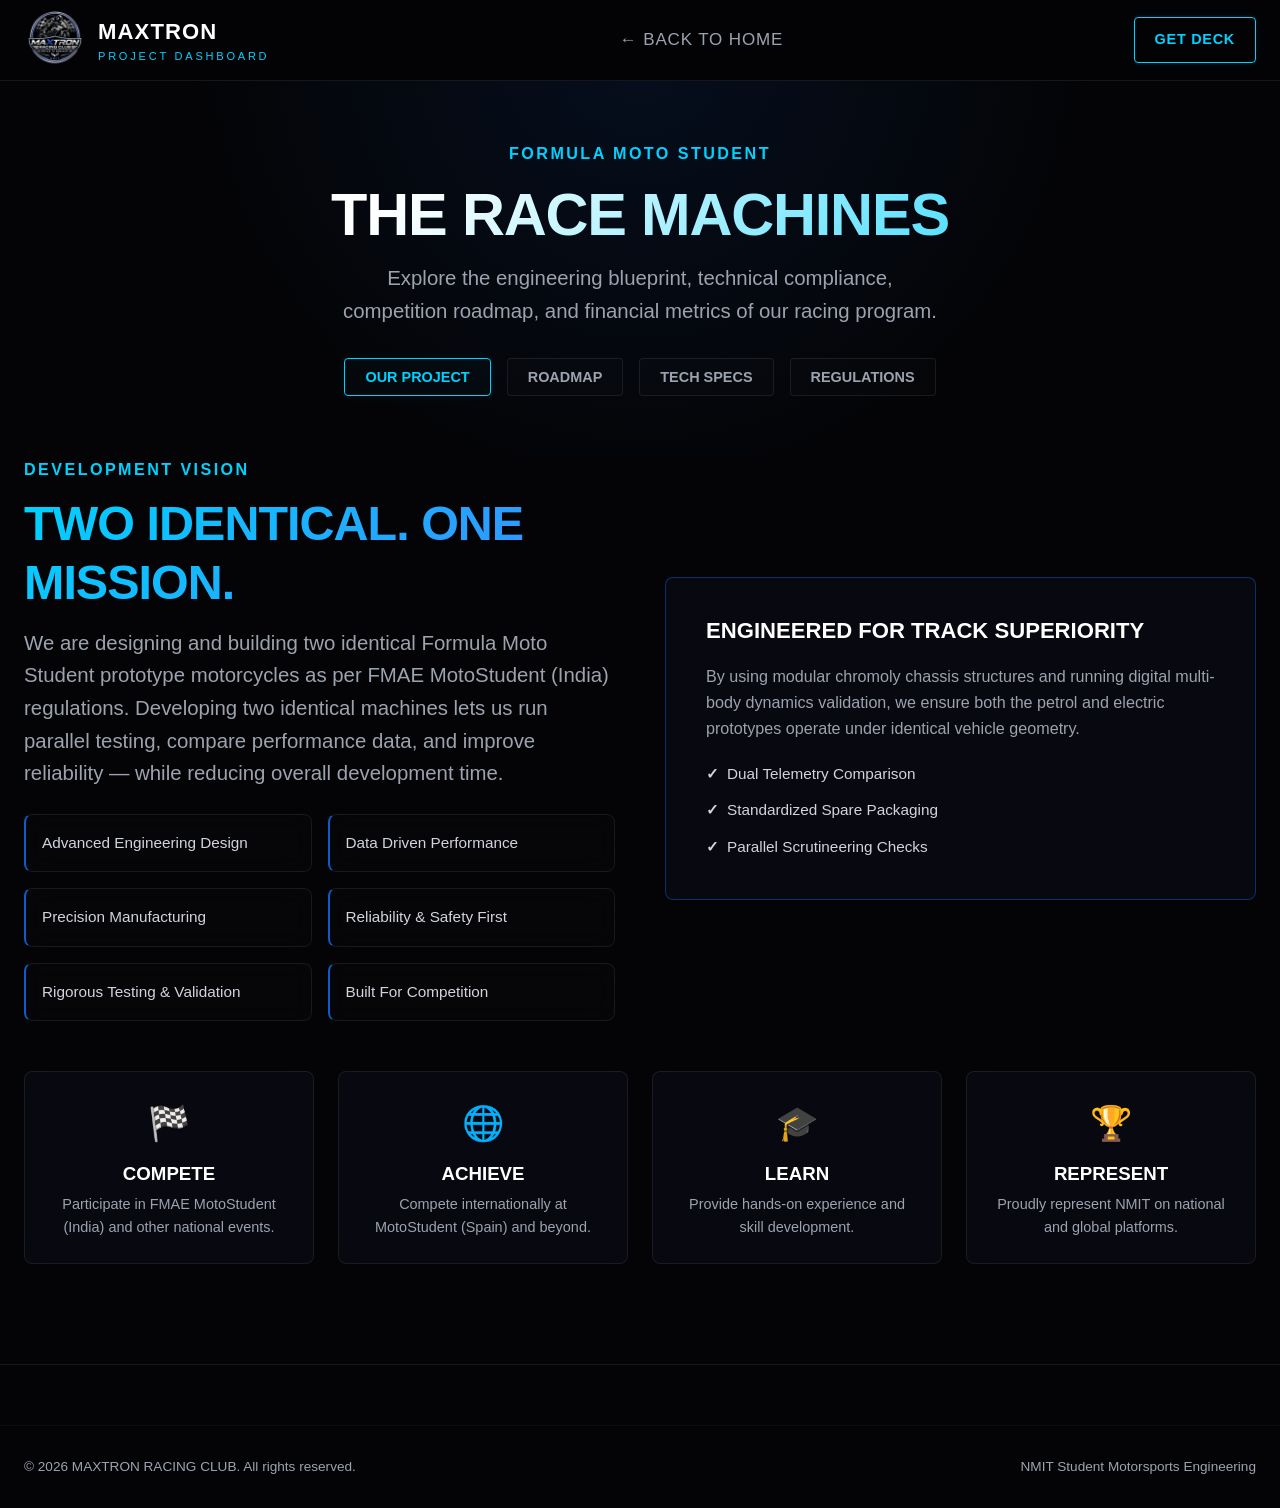
<file: project.html>
<!DOCTYPE html>
<html lang="en">
<head>
  <meta charset="UTF-8">
  <meta name="viewport" content="width=device-width, initial-scale=1.0">
  <title>MAXTRON Project Dashboard | Specifications & Development</title>
  <meta name="description" content="Detailed technical specifications, regulations compliance, and development roadmap for MAXTRON Racing Club's Formula Moto Student prototypes.">
  <link rel="icon" href="assets/images/logo.png" type="image/png">
  <link rel="stylesheet" href="css/style.css">
</head>
<body style="background-color: var(--bg-darker);">

  <header class="site-header scrolled">
    <div class="nav-wrap container">
      <a href="index.html" class="brand">
        <img src="assets/images/logo.png" alt="MAXTRON Racing Club Logo" class="brand-mark-img">
        <span class="brand-text">
          <strong>MAXTRON</strong>
          <em>PROJECT DASHBOARD</em>
        </span>
      </a>
      <nav class="main-nav" id="mainNav">
        <ul id="projectNavLinks">
          <li><a href="index.html">← Back to Home</a></li>
        </ul>
      </nav>
      <a href="index.html#contact" class="btn btn-outline nav-cta">Get Deck</a>
    </div>
  </header>

  <header class="project-header">
    <div class="container">
      <p class="eyebrow">FORMULA MOTO STUDENT</p>
      <h1 class="project-title text-gradient">The Race Machines</h1>
      <p class="project-subtitle">Explore the engineering blueprint, technical compliance, competition roadmap, and financial metrics of our racing program.</p>
      <div class="dashboard-nav" id="dbNav">
        <button class="db-nav-link active" data-section="project">Our Project</button>
        <button class="db-nav-link" data-section="roadmap">Roadmap</button>
        <button class="db-nav-link" data-section="specs">Tech Specs</button>
        <button class="db-nav-link" data-section="regulations">Regulations</button>
      </div>
    </div>
  </header>

  <div class="container" style="padding-bottom: 100px;">
    <section id="project" class="db-section active">
      <div class="project-showcase-grid">
        <div>
          <p class="eyebrow">DEVELOPMENT VISION</p>
          <h2 class="section-title text-gradient-blue" id="projectTitle">Two Identical. One Mission.</h2>
          <p class="section-desc" id="projectDesc" style="text-align: left; margin-bottom: 24px;">
            We are designing and building two identical Formula Moto Student prototype motorcycles as per FMAE MotoStudent (India) regulations. Developing two identical machines lets us run parallel testing, compare performance data, and improve reliability — while reducing overall development time.
          </p>
          <div class="project-feature-list" id="projectFeatures"></div>
        </div>
        <div>
          <div class="glass-panel" style="padding: 40px; border-color: var(--primary-glow);">
            <h3 style="text-transform: uppercase; margin-bottom: 20px; font-size: 1.3rem;">Engineered for track superiority</h3>
            <p style="font-size: 0.95rem; color: var(--neutral-500); margin-bottom: 20px;">By using modular chromoly chassis structures and running digital multi-body dynamics validation, we ensure both the petrol and electric prototypes operate under identical vehicle geometry.</p>
            <ul style="display: flex; flex-direction: column; gap: 12px; font-size: 0.9rem;">
              <li style="display: flex; gap: 8px;"><strong>✓</strong> Dual Telemetry Comparison</li>
              <li style="display: flex; gap: 8px;"><strong>✓</strong> Standardized Spare Packaging</li>
              <li style="display: flex; gap: 8px;"><strong>✓</strong> Parallel Scrutineering Checks</li>
            </ul>
          </div>
        </div>
      </div>
      <div class="proj-pillars-grid" id="projectPillars"></div>
    </section>

    <section id="roadmap" class="db-section">
      <div class="section-header">
        <p class="eyebrow">TIMELINE PROGRESSION</p>
        <h2 class="section-title text-gradient">Development Roadmap</h2>
        <p class="section-desc" id="roadmapLead">A structured roadmap — building a strong engineering foundation before progressing to international student motorcycle engineering competitions.</p>
      </div>
      <div class="roadmap-container" id="roadmapTimeline"></div>
    </section>

    <section id="specs" class="db-section">
      <div class="section-header">
        <p class="eyebrow">ENGINEERING SPEC SHEET</p>
        <h2 class="section-title text-gradient-blue">Technical Specifications</h2>
        <p class="section-desc" id="specsLead">Technical configurations designed for compliance, performance, and structural strength.</p>
      </div>
      <div class="specs-toolbar">
        <div class="specs-search-wrap">
          <span class="specs-search-icon">🔍</span>
          <input type="text" class="specs-search-input" id="specsSearch" placeholder="Search spec parameter...">
        </div>
        <div class="specs-filters" id="specsFilters">
          <button class="specs-filter-btn active" data-filter="All">All Specs</button>
          <button class="specs-filter-btn" data-filter="General">General</button>
          <button class="specs-filter-btn" data-filter="Powertrain">Powertrain</button>
          <button class="specs-filter-btn" data-filter="Chassis & Aero">Chassis</button>
          <button class="specs-filter-btn" data-filter="Suspension & Brakes">Suspension & Brakes</button>
          <button class="specs-filter-btn" data-filter="Electronics">Electronics</button>
        </div>
      </div>
      <div class="specs-table-panel glass-panel">
        <table class="specs-table">
          <thead>
            <tr>
              <th style="width: 25%;">Category</th>
              <th style="width: 35%;">Parameter</th>
              <th style="width: 40%;">Specification / Target</th>
            </tr>
          </thead>
          <tbody id="specsTableBody"></tbody>
        </table>
      </div>
      <p style="font-size: 0.8rem; color: var(--neutral-500); margin-top: 16px;" id="specsNote">* Technical parameters represent target blueprints. Final parameters are subject to regulation refinement.</p>
    </section>

    <section id="regulations" class="db-section">
      <div class="section-header">
        <p class="eyebrow">TECHNICAL COMPLIANCE</p>
        <h2 class="section-title text-gradient">Rulebook Compliance</h2>
        <p class="section-desc" id="regsLead">A condensed reference to the FMAE MotoStudent Technical Rulebook that governs our prototype build.</p>
      </div>
      <div class="regs-grid" id="regsGrid"></div>
    </section>
  </div>

  <footer class="site-footer">
    <div class="container footer-bottom">
      <p class="copyright">© 2026 MAXTRON RACING CLUB. All rights reserved.</p>
      <p class="footer-extra">NMIT Student Motorsports Engineering</p>
    </div>
  </footer>

  <script src="js/content.js"></script>
  <script src="js/project.js"></script>
  <script src="js/cursor-light.js"></script>
</body>
</html>
</file>
<file: css/style.css>
/* =========================================================================
   MAXTRON RACING CLUB — CSS DESIGN SYSTEM
   ========================================================================= */

:root {
  --bg-darker: #040406;
  --bg-main: #08080e;
  --bg-card: rgba(12, 12, 22, 0.65);
  --bg-card-hover: rgba(20, 20, 35, 0.8);

  --primary: #0f5acc;
  --primary-glow: rgba(15, 90, 204, 0.5);
  --primary-light: #3d88ff;

  --accent: #00d2ff;
  --accent-glow: rgba(0, 210, 255, 0.4);

  --neutral-100: #ffffff;
  --neutral-300: #d1d5db;
  --neutral-500: #9ca3af;
  --neutral-800: #1f2937;
  --neutral-900: #111827;

  --success: #10b981;
  --warning: #f59e0b;
  --error: #ef4444;

  --border-color: rgba(255, 255, 255, 0.08);
  --border-glow: rgba(0, 210, 255, 0.15);
  --border-primary-glow: rgba(15, 90, 204, 0.3);

  --font-headings: 'Kanit', sans-serif;
  --font-body: 'Outfit', sans-serif;
  --font-mono: 'JetBrains Mono', monospace;

  --transition-fast: 0.2s cubic-bezier(0.16, 1, 0.3, 1);
  --transition-normal: 0.4s cubic-bezier(0.16, 1, 0.3, 1);
  --transition-slow: 0.8s cubic-bezier(0.16, 1, 0.3, 1);

  --shadow-neon-blue: 0 0 15px rgba(15, 90, 204, 0.25);
  --shadow-neon-cyan: 0 0 20px rgba(0, 210, 255, 0.3);
}

* { box-sizing: border-box; margin: 0; padding: 0; }

html { scroll-behavior: smooth; font-size: 17px; background-color: var(--bg-darker); }

body {
  font-family: var(--font-body);
  color: var(--neutral-300);
  background-color: var(--bg-main);
  line-height: 1.6;
  overflow-x: hidden;
  -webkit-font-smoothing: antialiased;
}

::-webkit-scrollbar { width: 8px; height: 8px; }
::-webkit-scrollbar-track { background: var(--bg-darker); }
::-webkit-scrollbar-thumb { background: var(--neutral-800); border-radius: 4px; }
::-webkit-scrollbar-thumb:hover { background: var(--primary); box-shadow: var(--shadow-neon-blue); }

h1, h2, h3, h4, h5, h6 { font-family: var(--font-headings); font-weight: 700; color: var(--neutral-100); line-height: 1.2; }
p { color: var(--neutral-300); }
a { color: inherit; text-decoration: none; transition: var(--transition-fast); }
img { max-width: 100%; height: auto; display: block; }
ul, ol { list-style: none; }
button, input, select, textarea { font-family: inherit; font-size: inherit; background: none; border: none; outline: none; color: inherit; }

.container { width: 100%; max-width: 1280px; margin-left: auto; margin-right: auto; padding-left: 24px; padding-right: 24px; }

.text-glow { text-shadow: 0 0 10px rgba(0, 210, 255, 0.4); }
.text-gradient { background: linear-gradient(135deg, var(--neutral-100) 30%, var(--accent) 100%); -webkit-background-clip: text; -webkit-text-fill-color: transparent; }
.text-gradient-blue { background: linear-gradient(135deg, var(--accent) 0%, var(--primary-light) 100%); -webkit-background-clip: text; -webkit-text-fill-color: transparent; }

.eyebrow { font-family: var(--font-headings); font-weight: 600; font-size: 0.95rem; letter-spacing: 0.15em; color: var(--accent); text-transform: uppercase; margin-bottom: 12px; display: inline-block; }
.section-header { text-align: center; max-width: 700px; margin: 0 auto 60px auto; }
.section-title { font-size: 2.85rem; font-weight: 900; text-transform: uppercase; letter-spacing: -0.02em; margin-bottom: 16px; }
.section-desc { font-size: 1.2rem; color: var(--neutral-500); }

.btn { display: inline-flex; align-items: center; justify-content: center; padding: 16px 32px; font-family: var(--font-headings); font-weight: 600; font-size: 1.05rem; text-transform: uppercase; letter-spacing: 0.05em; border-radius: 4px; cursor: pointer; position: relative; overflow: hidden; transition: var(--transition-normal); }
.btn-primary { background-color: var(--primary); color: var(--neutral-100); border: 1px solid var(--primary-light); box-shadow: var(--shadow-neon-blue); }
.btn-primary::before { content: ''; position: absolute; top: 0; left: -100%; width: 100%; height: 100%; background: linear-gradient(90deg, transparent, rgba(255,255,255,0.2), transparent); transition: 0.5s; }
.btn-primary:hover { background-color: var(--primary-light); box-shadow: 0 0 25px var(--primary); transform: translateY(-2px); }
.btn-primary:hover::before { left: 100%; }
.btn-outline { border: 1px solid var(--accent); color: var(--accent); box-shadow: 0 0 10px rgba(0, 210, 255, 0.1); }
.btn-outline:hover { background-color: var(--accent); color: var(--bg-darker); box-shadow: var(--shadow-neon-cyan); transform: translateY(-2px); }
.btn-ghost { border: 1px solid var(--border-color); color: var(--neutral-300); background-color: rgba(255, 255, 255, 0.02); }
.btn-ghost:hover { border-color: var(--neutral-300); color: var(--neutral-100); transform: translateY(-2px); }

.glass-panel { background: var(--bg-card); backdrop-filter: blur(12px); -webkit-backdrop-filter: blur(12px); border: 1px solid var(--border-color); border-radius: 8px; transition: var(--transition-normal); }
.glass-panel:hover { border-color: var(--border-glow); background: var(--bg-card-hover); }

.section { padding: 100px 0; position: relative; }

/* ============ Header & Navigation ============ */
.site-header { position: fixed; top: 0; left: 0; width: 100%; z-index: 1000; background: rgba(4, 4, 6, 0.7); backdrop-filter: blur(12px); -webkit-backdrop-filter: blur(12px); border-bottom: 1px solid var(--border-color); transition: var(--transition-normal); }
.site-header.scrolled { background: rgba(4, 4, 6, 0.95); padding: 10px 0; }
.nav-wrap { display: flex; align-items: center; justify-content: space-between; height: 80px; transition: var(--transition-normal); }
.site-header.scrolled .nav-wrap { height: 60px; }
.brand { display: flex; align-items: center; gap: 12px; }
.brand-mark-img { width: 62px; height: 62px; object-fit: contain; }
.brand-text { display: flex; flex-direction: column; }
.brand-text strong { font-family: var(--font-headings); font-size: 1.3rem; letter-spacing: 0.05em; color: var(--neutral-100); }
.brand-text em { font-family: var(--font-headings); font-size: 0.65rem; font-style: normal; letter-spacing: 0.25em; color: var(--accent); text-transform: uppercase; margin-top: -2px; }
.main-nav ul { display: flex; align-items: center; gap: 32px; }
.main-nav a { font-family: var(--font-headings); font-size: 1rem; text-transform: uppercase; font-weight: 500; letter-spacing: 0.05em; color: var(--neutral-500); position: relative; padding: 8px 0; }
.main-nav a:hover, .main-nav a.active { color: var(--neutral-100); }
.main-nav a::after { content: ''; position: absolute; bottom: 0; left: 0; width: 0; height: 2px; background-color: var(--accent); transition: var(--transition-normal); box-shadow: var(--shadow-neon-cyan); }
.main-nav a:hover::after, .main-nav a.active::after { width: 100%; }
.nav-cta { font-size: 0.85rem; padding: 10px 20px; }
.nav-toggle { display: none; flex-direction: column; justify-content: space-between; width: 24px; height: 18px; cursor: pointer; z-index: 1010; }
.nav-toggle span { display: block; width: 100%; height: 2px; background-color: var(--neutral-100); transition: var(--transition-normal); }

/* ============ Hero Section ============ */
.hero { height: 100vh; position: relative; display: flex; align-items: center; overflow: hidden; background-color: var(--bg-darker); }
.hero-canvas-container { position: absolute; top: 0; left: 0; width: 100%; height: 100%; z-index: 1; pointer-events: none; }
.hero-bg-overlay { position: absolute; top: 0; left: 0; width: 100%; height: 100%; background: radial-gradient(circle at 70% 50%, rgba(15, 90, 204, 0.08) 0%, transparent 60%), linear-gradient(180deg, var(--bg-darker) 0%, transparent 15%, transparent 85%, var(--bg-main) 100%); z-index: 2; pointer-events: none; }

.hero-grid {
  display: grid;
  grid-template-columns: 1fr 1fr; /* was 1.1fr 0.9fr — widened image column */
  align-items: center;
  gap: 40px;
  position: relative;
  z-index: 3;
  width: 100%;
  height: 100%;
  padding-top: 80px;
}

.hero-copy { display: flex; flex-direction: column; justify-content: center; }
.hero-title-main { font-size: 5.75rem; line-height: 0.95; font-weight: 900; letter-spacing: -0.03em; margin-bottom: 12px; text-transform: uppercase; }
.hero-title-main span { display: block; font-size: 5.1rem; font-weight: 300; color: var(--neutral-300); }
.hero-desc { font-size: 1.3rem; color: var(--neutral-500); margin-bottom: 40px; max-width: 580px; }
.hero-actions { display: flex; gap: 16px; }

.hero-image-col { position: relative; display: flex; justify-content: center; align-items: center; overflow: visible; }

.hero-moto-img-wrapper {
  position: relative;
  width: 100%;
  max-width: 780px; /* was 640px — bigger */
  animation: float 6s ease-in-out infinite;
}

.hero-moto-img {
  width: 100%;
  object-fit: contain;
  mix-blend-mode: screen;
  filter: brightness(1.05) saturate(1.15) contrast(1.05);
  transform: scale(1.3); /* was 1.08 — bigger */
  transform-origin: center;
  /* Feathers the image edges to transparent so it blends into the
     dark hero background instead of showing a hard rectangle */
  -webkit-mask-image: radial-gradient(ellipse 62% 68% at center, #000 50%, transparent 90%);
          mask-image: radial-gradient(ellipse 62% 68% at center, #000 50%, transparent 90%);
}

.hero-glow-back {
  position: absolute;
  bottom: -5%;
  left: 50%;
  transform: translateX(-50%);
  width: 75%;
  height: 40%;
  background: radial-gradient(ellipse at center, rgba(0, 210, 255, 0.35) 0%, transparent 70%);
  z-index: -1;
  filter: blur(35px);
  pointer-events: none;
  animation: glowPulse 4s ease-in-out infinite;
}

@keyframes glowPulse { 0%, 100% { opacity: 0.6; transform: translateX(-50%) scaleX(1); } 50% { opacity: 1; transform: translateX(-50%) scaleX(1.1); } }

.scroll-cue { position: absolute; bottom: 30px; left: 50%; transform: translateX(-50%); z-index: 3; font-family: var(--font-headings); font-size: 0.75rem; letter-spacing: 0.2em; color: var(--neutral-500); display: flex; flex-direction: column; align-items: center; gap: 8px; }
.scroll-cue span { display: block; width: 1px; height: 40px; background: linear-gradient(180deg, var(--accent), transparent); position: relative; overflow: hidden; }
.scroll-cue span::after { content: ''; position: absolute; top: 0; left: 0; width: 100%; height: 12px; background: var(--neutral-100); animation: scrollDown 2s infinite ease-in-out; }
@keyframes scrollDown { 0% { transform: translateY(-100%); } 80% { transform: translateY(300%); } 100% { transform: translateY(300%); } }
@keyframes float { 0% { transform: translateY(0px); } 50% { transform: translateY(-12px); } 100% { transform: translateY(0px); } }

/* ============ Stats Strip ============ */
.stats-strip { background: linear-gradient(90deg, #050508 0%, #0b0b14 50%, #050508 100%); border-top: 1px solid var(--border-color); border-bottom: 1px solid var(--border-color); padding: 40px 0; position: relative; z-index: 10; }
.stats-grid { display: grid; grid-template-columns: repeat(4, 1fr); gap: 24px; }
.stat-item { text-align: center; position: relative; }
.stat-item:not(:last-child)::after { content: ''; position: absolute; right: 0; top: 15%; height: 70%; width: 1px; background: linear-gradient(180deg, transparent, var(--border-color), transparent); }
.stat-num { font-family: var(--font-headings); font-size: 3.5rem; font-weight: 900; line-height: 1; color: var(--neutral-100); background: linear-gradient(180deg, #fff 40%, var(--accent) 100%); -webkit-background-clip: text; -webkit-text-fill-color: transparent; margin-bottom: 4px; }
.stat-label { font-family: var(--font-headings); font-size: 0.85rem; text-transform: uppercase; letter-spacing: 0.1em; color: var(--neutral-500); }

/* ============ About Section ============ */
.about-grid { display: grid; grid-template-columns: 1fr 1.1fr; gap: 60px; align-items: flex-start; }
.about-left { position: relative; }
.about-title { font-size: 2.6rem; line-height: 1.15; margin-bottom: 24px; text-transform: uppercase; }
.about-body { font-size: 1.05rem; color: var(--neutral-500); margin-bottom: 24px; }
.mission-vision { margin-top: 40px; display: flex; flex-direction: column; gap: 20px; }
.mv-card { padding: 24px; border-left: 3px solid var(--primary); background: rgba(255, 255, 255, 0.01); }
.mv-card.vision { border-left-color: var(--accent); }
.mv-card h3 { font-size: 1.1rem; text-transform: uppercase; letter-spacing: 0.05em; margin-bottom: 8px; display: flex; align-items: center; gap: 8px; }
.mv-card p { font-size: 0.95rem; color: var(--neutral-500); }

.about-right { padding-left: 20px; }
.timeline-title { font-size: 1.5rem; text-transform: uppercase; margin-bottom: 30px; letter-spacing: -0.01em; display: flex; align-items: center; gap: 12px; }
.timeline-title span { width: 24px; height: 2px; background: var(--accent); }
.timeline-flow { position: relative; padding-left: 32px; }
.timeline-flow::before { content: ''; position: absolute; left: 0; top: 10px; height: calc(100% - 20px); width: 2px; background: linear-gradient(180deg, var(--accent) 0%, var(--primary) 50%, rgba(255,255,255,0.05) 100%); }
.timeline-node { position: relative; margin-bottom: 40px; }
.timeline-node::before { content: ''; position: absolute; left: -32px; top: 8px; transform: translateX(-40%); width: 10px; height: 10px; border-radius: 50%; background: var(--bg-main); border: 2px solid var(--accent); box-shadow: var(--shadow-neon-cyan); z-index: 2; transition: var(--transition-fast); }
.timeline-node:hover::before { background: var(--accent); transform: translateX(-40%) scale(1.3); }
.timeline-year { font-family: var(--font-mono); font-weight: 600; font-size: 0.9rem; color: var(--accent); margin-bottom: 4px; }
.timeline-node-title { font-size: 1.25rem; text-transform: uppercase; margin-bottom: 8px; color: var(--neutral-100); }
.timeline-node-desc { font-size: 0.95rem; color: var(--neutral-500); }

/* ============ Domains We Offer Section ============ */
.domains-grid { display: grid; grid-template-columns: repeat(4, 1fr); gap: 24px; margin-bottom: 40px; }
.domain-card { perspective: 1000px; height: 220px; cursor: pointer; }
.domain-card-inner { width: 100%; height: 100%; position: relative; transform-style: preserve-3d; transition: border-color var(--transition-normal), background var(--transition-normal); padding: 30px 24px; display: flex; flex-direction: column; justify-content: flex-start; height: 100%; }
.domain-icon { font-size: 2.2rem; margin-bottom: 18px; height: 40px; display: flex; align-items: center; transition: transform var(--transition-normal); }
.domain-card-inner h3 { font-size: 1.2rem; font-weight: 700; text-transform: uppercase; margin-bottom: 8px; color: var(--neutral-100); }
.domain-card-inner p { font-size: 0.85rem; color: var(--neutral-500); line-height: 1.5; }
.domain-card:hover .domain-card-inner { border-color: var(--accent); box-shadow: 0 10px 25px rgba(0, 210, 255, 0.08); }
.domain-card:hover .domain-icon { transform: translateZ(20px) scale(1.1); }

/* ============ Team Section ============ */
.team-grid { display: grid; grid-template-columns: repeat(4, 1fr); gap: 24px; }
.team-card { overflow: hidden; position: relative; border-radius: 8px; }
.team-image-area { aspect-ratio: 1 / 1.1; background-color: #0c0c16; position: relative; overflow: hidden; display: flex; align-items: center; justify-content: center; }
.team-avatar-placeholder { width: 70px; height: 70px; border-radius: 50%; background: linear-gradient(135deg, var(--primary) 0%, var(--accent) 100%); display: flex; align-items: center; justify-content: center; font-family: var(--font-headings); font-size: 1.5rem; font-weight: 700; color: var(--neutral-100); box-shadow: var(--shadow-neon-blue); z-index: 1; }
.team-image-area::before { content: ''; position: absolute; top: 0; left: 0; width: 100%; height: 100%; background: radial-gradient(circle, rgba(15, 90, 204, 0.15) 0%, transparent 80%); }
.team-info { padding: 20px; border-top: 1px solid var(--border-color); background: rgba(12, 12, 22, 0.4); }
.team-name { font-size: 1.1rem; font-weight: 600; color: var(--neutral-100); margin-bottom: 4px; text-transform: uppercase; }
.team-role { font-family: var(--font-mono); font-size: 0.75rem; color: var(--accent); text-transform: uppercase; }
.team-card:hover { border-color: var(--primary-light); box-shadow: 0 10px 20px rgba(15, 90, 204, 0.08); }

/* ============ Sponsors & Become Sponsor Section ============ */
.sponsors-grid { display: flex; justify-content: center; align-items: center; gap: 40px; flex-wrap: wrap; margin-bottom: 60px; }
.sponsor-card-shell { width: 260px; height: 140px; display: flex; flex-direction: column; align-items: center; justify-content: center; border: 1px dashed var(--accent); border-radius: 8px; background: rgba(0, 210, 255, 0.02); transition: var(--transition-normal); cursor: pointer; box-shadow: 0 0 15px rgba(0, 210, 255, 0.05); }
.sponsor-card-shell:hover { border-style: solid; border-color: var(--accent); box-shadow: var(--shadow-neon-cyan); transform: translateY(-5px); }
.sponsor-logo-shell { display: flex; align-items: center; gap: 12px; margin-bottom: 8px; }
.shell-icon-svg { width: 44px; height: 44px; fill: #fbc02d; }
.shell-text { font-family: var(--font-headings); font-size: 1.6rem; font-weight: 900; letter-spacing: 0.05em; color: #d32f2f; }
.sponsor-desc { font-family: var(--font-headings); font-size: 0.7rem; text-transform: uppercase; color: var(--neutral-500); letter-spacing: 0.1em; }
.sponsor-placeholder { width: 220px; height: 140px; border: 1px dashed var(--border-color); border-radius: 8px; display: flex; flex-direction: column; align-items: center; justify-content: center; color: var(--neutral-500); transition: var(--transition-normal); }
.sponsor-placeholder:hover { border-color: var(--neutral-300); color: var(--neutral-100); }
.sponsor-ph-title { font-family: var(--font-headings); font-size: 0.95rem; font-weight: 600; text-transform: uppercase; }
.sponsor-ph-sub { font-size: 0.75rem; margin-top: 4px; }

.become-sponsor-wrap { margin-top: 80px; display: grid; grid-template-columns: 1fr 1fr; gap: 50px; align-items: center; }
.become-sponsor-left h3 { font-size: 1.8rem; text-transform: uppercase; margin-bottom: 16px; }
.become-sponsor-left p { color: var(--neutral-500); margin-bottom: 24px; }
.sponsor-tiers { display: grid; grid-template-columns: 1fr 1fr; gap: 16px; }
.tier-card { padding: 20px; border-left: 2px solid var(--primary); background: rgba(255, 255, 255, 0.01); }
.tier-card h4 { font-size: 1rem; text-transform: uppercase; color: var(--neutral-100); margin-bottom: 6px; }
.tier-card p { font-size: 0.8rem; color: var(--neutral-500); }

/* ============ Contact Us Section ============ */
.contact-grid { display: grid; grid-template-columns: 1fr 1.1fr; gap: 50px; align-items: stretch; }
.contact-info-panel { display: flex; flex-direction: column; justify-content: space-between; padding: 40px; }
.contact-title { font-size: 2.2rem; text-transform: uppercase; margin-bottom: 20px; }
.contact-desc { color: var(--neutral-500); margin-bottom: 30px; }
.contact-details { display: flex; flex-direction: column; gap: 24px; }
.contact-item { display: flex; gap: 16px; }
.contact-icon { font-size: 1.5rem; color: var(--accent); }
.contact-text h4 { font-size: 0.95rem; text-transform: uppercase; color: var(--neutral-500); margin-bottom: 4px; }
.contact-text p, .contact-text a { font-size: 1.05rem; color: var(--neutral-100); }
.contact-text a:hover { color: var(--accent); }
.social-links { display: flex; gap: 16px; margin-top: 40px; }
.social-btn { width: 44px; height: 44px; border-radius: 50%; border: 1px solid var(--border-color); display: flex; align-items: center; justify-content: center; font-family: var(--font-headings); font-weight: 600; font-size: 0.85rem; color: var(--neutral-500); transition: var(--transition-normal); }
.social-btn:hover { border-color: var(--accent); color: var(--accent); box-shadow: var(--shadow-neon-cyan); transform: translateY(-3px); }
.contact-map-panel { overflow: hidden; position: relative; min-height: 400px; }
.map-iframe { width: 100%; height: 100%; border: none; filter: grayscale(1) invert(0.9) contrast(1.1); position: absolute; top: 0; left: 0; }

/* ============ Footer ============ */
.site-footer { border-top: 1px solid var(--border-color); padding: 60px 0 30px 0; background-color: var(--bg-darker); }
.footer-top { display: grid; grid-template-columns: 1.2fr 0.8fr 1fr; gap: 40px; margin-bottom: 60px; }
.footer-brand { display: flex; flex-direction: column; gap: 16px; }
.footer-brand-logo { display: flex; align-items: center; gap: 10px; }
.footer-brand-logo img { width: 42px; height: 42px; }
.footer-brand-logo span { font-family: var(--font-headings); font-size: 1.2rem; font-weight: 700; letter-spacing: 0.05em; color: var(--neutral-100); }
.footer-brand-logo em { font-style: normal; color: var(--accent); }
.footer-desc { font-size: 0.9rem; color: var(--neutral-500); max-width: 320px; }
.footer-links h4, .footer-contact h4 { font-size: 0.95rem; text-transform: uppercase; color: var(--neutral-100); margin-bottom: 20px; letter-spacing: 0.05em; }
.footer-links ul { display: flex; flex-direction: column; gap: 12px; }
.footer-links a { font-size: 0.9rem; color: var(--neutral-500); }
.footer-links a:hover { color: var(--accent); padding-left: 4px; }
.footer-contact-info { display: flex; flex-direction: column; gap: 14px; }
.footer-contact-item { display: flex; gap: 12px; font-size: 0.9rem; color: var(--neutral-500); }
.footer-contact-item span { color: var(--accent); }
.footer-bottom { display: flex; justify-content: space-between; align-items: center; padding-top: 30px; border-top: 1px solid rgba(255, 255, 255, 0.03); }
.copyright { font-size: 0.8rem; color: var(--neutral-500); }
.footer-extra { font-size: 0.8rem; color: var(--neutral-500); }

/* ============ PROJECT DETAILS PAGE ============ */
.project-header { padding-top: 140px; padding-bottom: 60px; background: radial-gradient(circle at 50% 10%, rgba(15, 90, 204, 0.12) 0%, transparent 60%); text-align: center; }
.project-title { font-size: 3.5rem; text-transform: uppercase; font-weight: 900; letter-spacing: -0.02em; margin-bottom: 12px; }
.project-subtitle { font-size: 1.2rem; color: var(--neutral-500); max-width: 600px; margin: 0 auto; }
.dashboard-nav { display: flex; justify-content: center; gap: 16px; margin-top: 30px; flex-wrap: wrap; }
.db-nav-link { font-family: var(--font-headings); font-weight: 600; font-size: 0.85rem; text-transform: uppercase; padding: 10px 20px; border: 1px solid var(--border-color); border-radius: 4px; background: rgba(255,255,255,0.01); color: var(--neutral-500); cursor: pointer; transition: var(--transition-normal); }
.db-nav-link:hover, .db-nav-link.active { border-color: var(--accent); color: var(--accent); background: rgba(0, 210, 255, 0.02); box-shadow: 0 0 10px rgba(0,210,255,0.1); }
.db-section { display: none; animation: fadeIn 0.4s ease-out; }
.db-section.active { display: block; }
@keyframes fadeIn { from { opacity: 0; transform: translateY(10px); } to { opacity: 1; transform: translateY(0); } }

.project-showcase-grid { display: grid; grid-template-columns: 1fr 1fr; gap: 50px; align-items: center; }
.project-feature-list { display: grid; grid-template-columns: 1fr 1fr; gap: 16px; margin-top: 24px; }
.proj-feat-item { padding: 16px; background: rgba(255, 255, 255, 0.01); border-left: 2px solid var(--primary); font-size: 0.9rem; font-weight: 500; }
.proj-pillars-grid { display: grid; grid-template-columns: repeat(4, 1fr); gap: 24px; margin-top: 50px; }
.proj-pillar-card { padding: 24px; text-align: center; }
.proj-pillar-card .pillar-icon { font-size: 2rem; margin-bottom: 12px; }
.proj-pillar-card h4 { font-size: 1.1rem; text-transform: uppercase; margin-bottom: 8px; }
.proj-pillar-card p { font-size: 0.85rem; color: var(--neutral-500); }

.roadmap-container { max-width: 900px; margin: 0 auto; position: relative; padding: 40px 0; }
.roadmap-container::before { content: ''; position: absolute; left: 50%; top: 0; width: 2px; height: 100%; background: linear-gradient(180deg, var(--accent) 0%, var(--primary) 70%, rgba(255,255,255,0.05) 100%); transform: translateX(-50%); }
.roadmap-card-wrap { display: flex; justify-content: flex-start; width: 100%; margin-bottom: 50px; position: relative; }
.roadmap-card-wrap.even { justify-content: flex-end; }
.roadmap-dot { position: absolute; left: 50%; top: 30px; width: 16px; height: 16px; border-radius: 50%; background: var(--bg-main); border: 3px solid var(--accent); transform: translate(-50%, 0); z-index: 5; box-shadow: var(--shadow-neon-cyan); }
.roadmap-card-wrap.even .roadmap-dot { border-color: var(--primary); box-shadow: var(--shadow-neon-blue); }
.roadmap-card { width: 45%; padding: 30px; }
.roadmap-card .year { font-family: var(--font-mono); font-size: 1.2rem; font-weight: 700; color: var(--accent); margin-bottom: 4px; }
.roadmap-card-wrap.even .roadmap-card .year { color: var(--primary-light); }
.roadmap-card h3 { font-size: 1.35rem; text-transform: uppercase; margin-bottom: 12px; color: var(--neutral-100); }
.roadmap-card p { font-size: 0.9rem; color: var(--neutral-500); }

.specs-toolbar { display: flex; justify-content: space-between; align-items: center; margin-bottom: 30px; flex-wrap: wrap; gap: 16px; }
.specs-search-wrap { position: relative; width: 320px; }
.specs-search-input { width: 100%; padding: 12px 20px 12px 40px; border: 1px solid var(--border-color); border-radius: 4px; background: rgba(255,255,255,0.02); transition: var(--transition-normal); }
.specs-search-input:focus { border-color: var(--accent); box-shadow: 0 0 10px rgba(0, 210, 255, 0.1); }
.specs-search-icon { position: absolute; left: 14px; top: 50%; transform: translateY(-50%); color: var(--neutral-500); }
.specs-filters { display: flex; gap: 8px; }
.specs-filter-btn { padding: 8px 16px; font-family: var(--font-headings); font-size: 0.8rem; text-transform: uppercase; border: 1px solid var(--border-color); border-radius: 4px; cursor: pointer; color: var(--neutral-500); transition: var(--transition-fast); }
.specs-filter-btn:hover, .specs-filter-btn.active { border-color: var(--neutral-100); color: var(--neutral-100); }
.specs-table-panel { border: 1px solid var(--border-color); border-radius: 8px; overflow: hidden; }
.specs-table { width: 100%; border-collapse: collapse; text-align: left; }
.specs-table th { background: rgba(255,255,255,0.02); padding: 16px 24px; font-family: var(--font-headings); text-transform: uppercase; font-size: 0.9rem; color: var(--neutral-100); border-bottom: 1px solid var(--border-color); }
.specs-table td { padding: 16px 24px; font-size: 0.95rem; border-bottom: 1px solid var(--border-color); }
.specs-table tr:hover { background: rgba(255,255,255,0.01); }
.specs-table td.cat-col { font-family: var(--font-mono); font-size: 0.75rem; text-transform: uppercase; color: var(--accent); }
.specs-table td.name-col { font-weight: 600; color: var(--neutral-100); }

.regs-grid { display: grid; grid-template-columns: 1fr; gap: 16px; max-width: 900px; margin: 0 auto; }
.reg-item { border: 1px solid var(--border-color); border-radius: 8px; overflow: hidden; }
.reg-trigger { width: 100%; padding: 24px; display: flex; justify-content: space-between; align-items: center; cursor: pointer; background: rgba(255, 255, 255, 0.01); transition: var(--transition-normal); text-align: left; }
.reg-trigger:hover { background: rgba(255,255,255,0.03); }
.reg-trigger h3 { font-size: 1.25rem; text-transform: uppercase; }
.reg-trigger span { font-size: 1.2rem; transition: var(--transition-normal); color: var(--accent); }
.reg-item.open .reg-trigger span { transform: rotate(45deg); }
.reg-content { max-height: 0; overflow: hidden; transition: max-height 0.4s ease-out; background: rgba(4, 4, 6, 0.3); }
.reg-content-inner { padding: 24px; border-top: 1px solid var(--border-color); }
.reg-content ul { display: flex; flex-direction: column; gap: 12px; }
.reg-content li { position: relative; padding-left: 20px; font-size: 0.95rem; }
.reg-content li::before { content: '▸'; position: absolute; left: 0; top: 0; color: var(--accent); }

/* ============ Responsive ============ */
@media (max-width: 1024px) {
  .hero-title-main { font-size: 4.4rem; }
  .hero-title-main span { font-size: 3.9rem; }
  .domains-grid { grid-template-columns: repeat(3, 1fr); }
  .team-grid { grid-template-columns: repeat(3, 1fr); }
  .roadmap-container::before { left: 30px; }
  .roadmap-card-wrap { justify-content: flex-start !important; }
  .roadmap-card { width: calc(100% - 60px); margin-left: 60px; }
  .roadmap-dot { left: 30px; }
}

@media (max-width: 768px) {
  .nav-toggle { display: flex; }
  .main-nav { position: fixed; top: 0; right: -100%; width: 300px; height: 100vh; background: var(--bg-darker); border-left: 1px solid var(--border-color); padding: 100px 40px; z-index: 1005; transition: var(--transition-normal); }
  .main-nav.open { right: 0; }
  .main-nav ul { flex-direction: column; align-items: flex-start; gap: 24px; }
  .nav-cta { display: none; }

  .hero-grid { grid-template-columns: 1fr; text-align: center; height: auto; padding-top: 120px; padding-bottom: 60px; }
  .hero-copy { align-items: center; }
  .hero-desc { margin-left: auto; margin-right: auto; }
  .hero-title-main { font-size: 3.2rem; }
  .hero-title-main span { font-size: 2.8rem; }

  .stats-grid { grid-template-columns: repeat(2, 1fr); }
  .stat-item::after { display: none; }

  .about-grid { grid-template-columns: 1fr; gap: 40px; }
  .domains-grid { grid-template-columns: repeat(2, 1fr); }
  .team-grid { grid-template-columns: repeat(2, 1fr); }
  .become-sponsor-wrap { grid-template-columns: 1fr; gap: 40px; }
  .contact-grid { grid-template-columns: 1fr; }
  .footer-top { grid-template-columns: 1fr; gap: 40px; }

  .project-showcase-grid { grid-template-columns: 1fr; gap: 35px; text-align: center; }
  .project-feature-list { justify-content: center; }
  .proj-pillars-grid { grid-template-columns: repeat(2, 1fr); }
  .specs-toolbar { flex-direction: column; align-items: stretch; }
  .specs-search-wrap { width: 100%; }
}

@media (max-width: 480px) {
  .domains-grid { grid-template-columns: 1fr; }
  .team-grid { grid-template-columns: 1fr; }
  .hero-actions { flex-direction: column; width: 100%; }
  .btn { width: 100%; }
  .proj-pillars-grid { grid-template-columns: 1fr; }
}

/* =========================================================================
   Cursor-Following Background Light
   ========================================================================= */
.cursor-light {
  position: fixed;
  top: 0;
  left: 0;
  width: 640px;
  height: 640px;
  border-radius: 50%;
  background: radial-gradient(
    circle,
    rgba(0, 210, 255, 0.16) 0%,
    rgba(15, 90, 204, 0.10) 35%,
    rgba(15, 90, 204, 0.03) 60%,
    transparent 72%
  );
  pointer-events: none;
  z-index: 9999;
  mix-blend-mode: screen;
  opacity: 0;
  transition: opacity 0.4s ease;
  will-change: transform;
}

/* Respect users who've asked for reduced motion */
@media (prefers-reduced-motion: reduce) {
  .cursor-light {
    display: none;
  }
}

/* Smaller, lighter glow on touch/small screens where a mouse cursor doesn't apply */
@media (max-width: 768px), (hover: none) {
  .cursor-light {
    display: none;
  }
}
</file>
